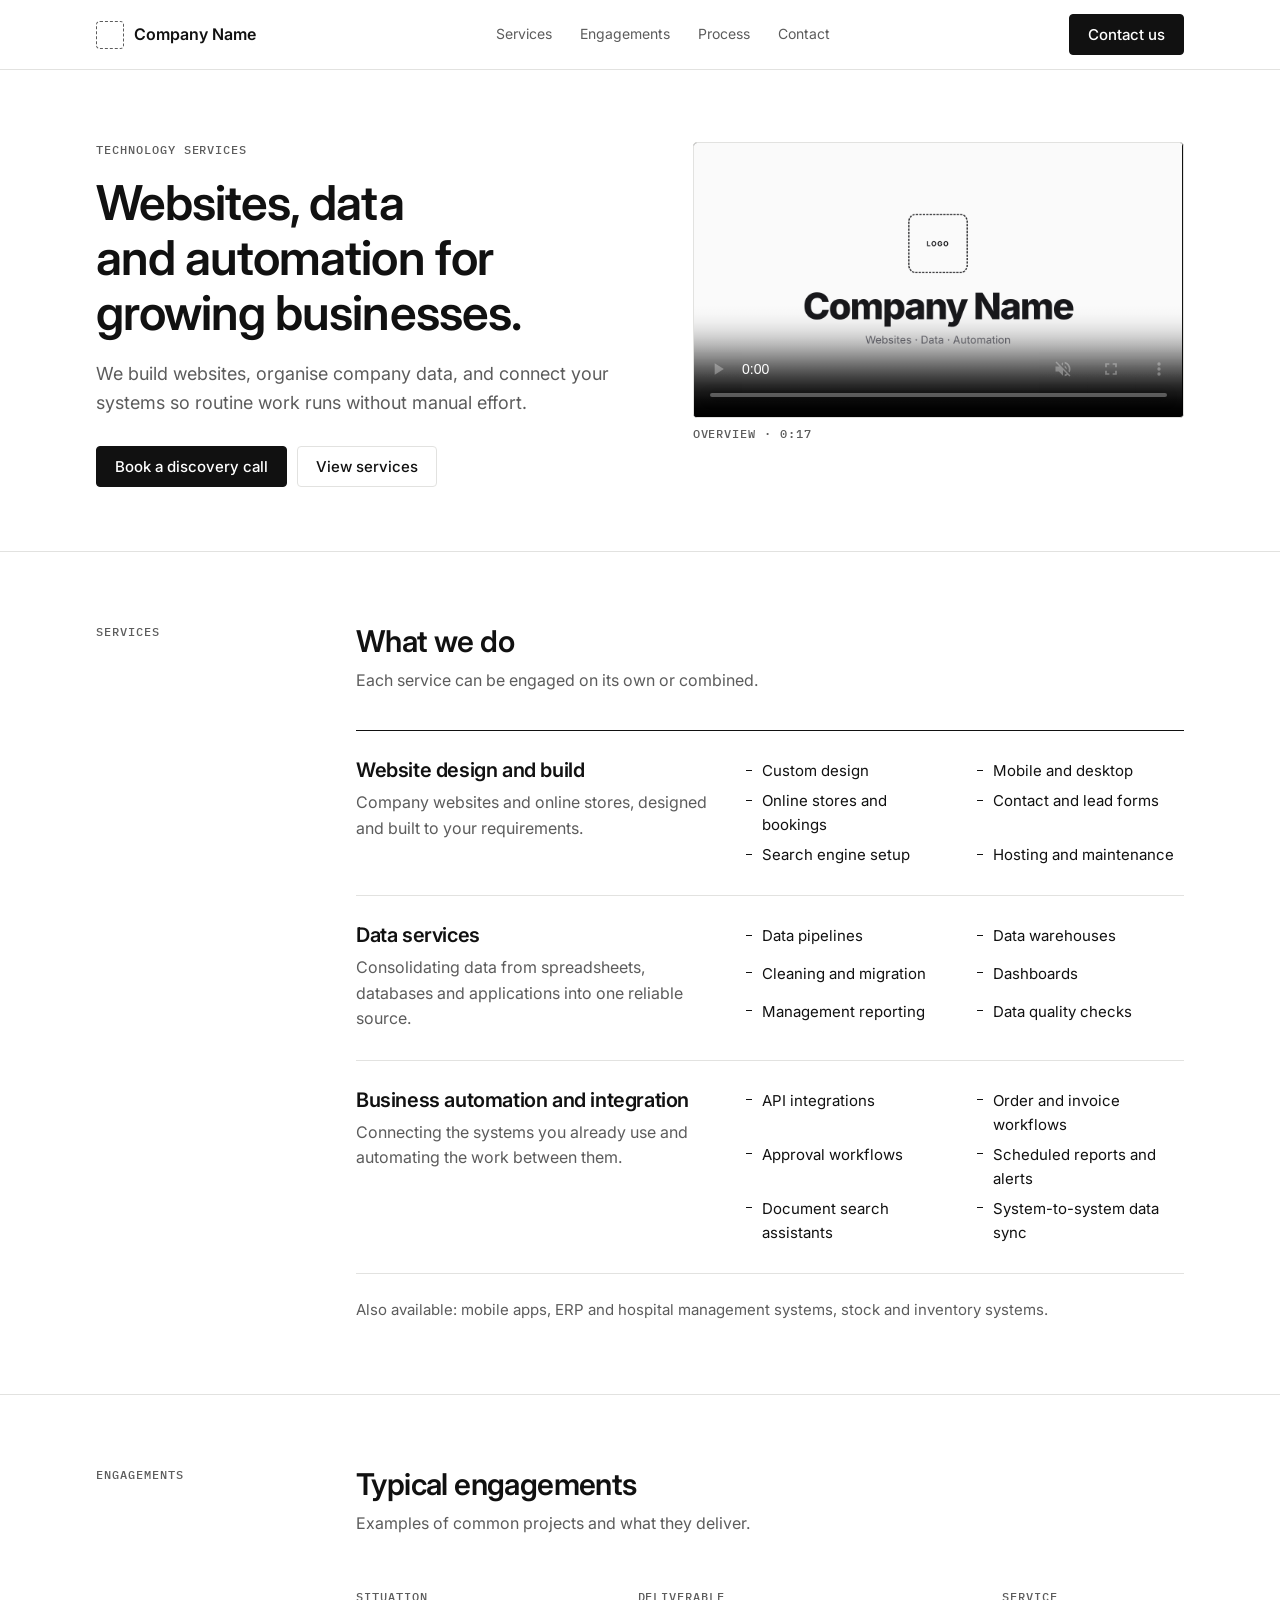
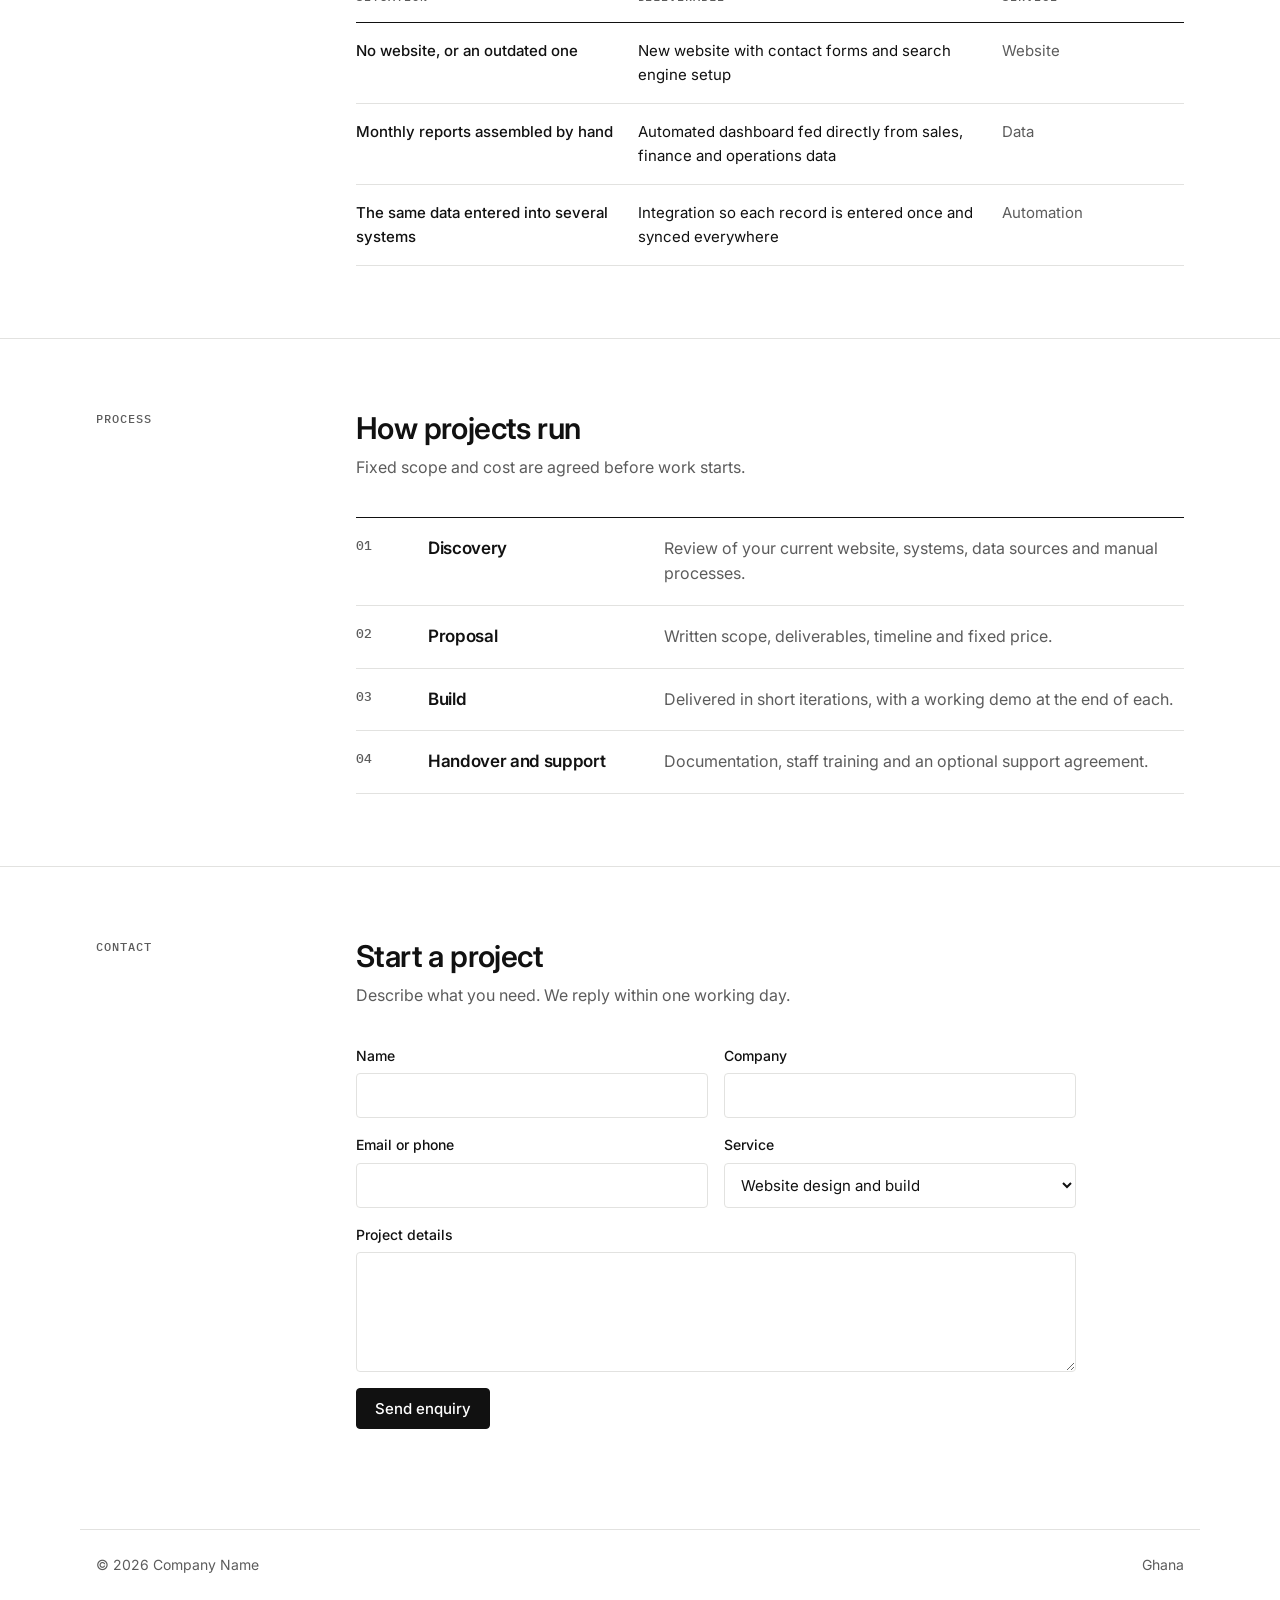
<file: brand/index.html>
<!doctype html>
<html lang="en">
<head>
<meta charset="utf-8">
<meta name="viewport" content="width=device-width, initial-scale=1, viewport-fit=cover">
<title>Company Name</title>
<meta name="claude:viewport-fit-sides" content="cover">
<meta name="description" content="Website design and build, data services, and business automation and integration.">
<link rel="preconnect" href="https://fonts.googleapis.com">
<link rel="stylesheet" href="https://fonts.googleapis.com/css2?family=Inter:wght@400;500;600;700&family=IBM+Plex+Mono:wght@500&display=swap">
<style>
/* PLACEHOLDER BRAND: neutral greyscale until the name, logo and colours are decided. All colours are tokens below.
   Layout: a left label column and a right content column, repeated down the page and separated by rules. No cards, no centred blocks. */
:root{
  --bg:#FFFFFF; --alt:#F5F5F4; --fg:#111111; --muted:#5C5C5C; --line:#E2E2E0; --rule:#111111;
  --accent:#111111; --on-accent:#FFFFFF; --field:#FFFFFF;
  --sans:"Inter", system-ui, -apple-system, "Segoe UI", sans-serif;
  --mono:"IBM Plex Mono", ui-monospace, "SFMono-Regular", monospace;
  --gutter-l:max(16px, env(safe-area-inset-left, 0px)); --gutter-r:max(16px, env(safe-area-inset-right, 0px));
}
@media (prefers-color-scheme: dark){:root:not([data-theme="light"]){
  --bg:#0E0E0E; --alt:#151515; --fg:#F2F2F2; --muted:#A3A3A3; --line:#2A2A2A; --rule:#F2F2F2;
  --accent:#F2F2F2; --on-accent:#0E0E0E; --field:#151515; color-scheme:dark}}
:root[data-theme="dark"]{
  --bg:#0E0E0E; --alt:#151515; --fg:#F2F2F2; --muted:#A3A3A3; --line:#2A2A2A; --rule:#F2F2F2;
  --accent:#F2F2F2; --on-accent:#0E0E0E; --field:#151515; color-scheme:dark}

*{box-sizing:border-box}
html{scroll-behavior:smooth}
body{margin:0;background:var(--bg);color:var(--fg);font:400 16px/1.6 var(--sans);-webkit-font-smoothing:antialiased}
a{color:inherit}
:focus-visible{outline:2px solid var(--fg);outline-offset:3px}
.wrap{max-width:1120px;margin:0 auto;padding-left:var(--gutter-l);padding-right:var(--gutter-r)}
h1,h2,h3{margin:0;letter-spacing:-.02em;line-height:1.15;text-wrap:balance;font-weight:600}
.label{font:500 12px/1.4 var(--mono);letter-spacing:.08em;text-transform:uppercase;color:var(--muted)}
.btn{display:inline-flex;align-items:center;background:var(--accent);color:var(--on-accent);font:500 15px/1 var(--sans);padding:12px 18px;border-radius:4px;text-decoration:none;border:1px solid var(--accent);cursor:pointer}
.btn:hover{opacity:.85}
.btn.secondary{background:transparent;color:var(--fg);border-color:var(--line)}
.btn.secondary:hover{border-color:var(--fg);opacity:1}

/* header */
header.top{position:sticky;top:env(safe-area-inset-top,0px);z-index:20;background:var(--bg);border-bottom:1px solid var(--line)}
body::before{content:"";position:fixed;inset:0 0 auto;height:env(safe-area-inset-top,0px);z-index:21;background:var(--bg)}
.nav{display:flex;align-items:center;justify-content:space-between;gap:16px;padding-block:14px}
.brand{display:flex;align-items:center;gap:10px;text-decoration:none;font-weight:600;font-size:16px}
.logo-ph{width:28px;height:28px;border:1.5px dashed var(--muted);border-radius:4px}
.nav ul{display:flex;gap:28px;list-style:none;margin:0;padding:0;font-size:14px;color:var(--muted)}
.nav ul a{text-decoration:none}.nav ul a:hover{color:var(--fg)}
@media (max-width:760px){.nav ul{display:none}}

/* hero */
.hero{padding-block:72px 64px;border-bottom:1px solid var(--line)}
.hero .wrap{display:grid;grid-template-columns:minmax(0,1.1fr) minmax(0,1fr);gap:56px;align-items:start}
.hero h1{font-size:clamp(32px,4.4vw,48px);font-weight:600;margin-top:16px;max-width:15em}
.hero p{font-size:18px;color:var(--muted);max-width:34em;margin:20px 0 28px}
.ctas{display:flex;flex-wrap:wrap;gap:10px}
.hero video{width:100%;max-width:100%;aspect-ratio:16/9;display:block;background:#111;border:1px solid var(--line);border-radius:4px}
.hero figcaption{margin-top:8px}
@media (max-width:880px){.hero .wrap{grid-template-columns:minmax(0,1fr);gap:40px}}

/* sections: label column + content column */
.sec{padding-block:72px;border-bottom:1px solid var(--line)}
.sec .wrap{display:grid;grid-template-columns:220px minmax(0,1fr);gap:40px}
.sec h2{font-size:clamp(24px,2.8vw,30px);margin-bottom:10px}
.sec .intro{color:var(--muted);max-width:40em;margin:0 0 36px}
@media (max-width:820px){.sec .wrap{grid-template-columns:minmax(0,1fr);gap:16px}}

/* services as ruled rows */
.svc{border-top:1px solid var(--rule)}
.svc-row{display:grid;grid-template-columns:minmax(0,.9fr) minmax(0,1.1fr);gap:32px;padding-block:28px;border-bottom:1px solid var(--line)}
.svc-row h3{font-size:20px}
.svc-row .what{color:var(--muted);margin:8px 0 0;max-width:28em}
.svc-row ul{margin:0;padding:0;list-style:none;display:grid;grid-template-columns:1fr 1fr;gap:6px 24px;font-size:15px}
.svc-row li{padding-left:16px;position:relative}
.svc-row li::before{content:"";position:absolute;left:0;top:.7em;width:6px;height:1px;background:var(--fg)}
@media (max-width:820px){.svc-row{grid-template-columns:1fr;gap:16px}}
@media (max-width:480px){.svc-row ul{grid-template-columns:1fr}}
.also{margin:24px 0 0;font-size:15px;color:var(--muted)}

/* engagements table */
.tbl-wrap{overflow-x:auto}
table{width:100%;border-collapse:collapse;font-size:15px;min-width:560px}
th,td{text-align:left;vertical-align:top;padding:16px 16px 16px 0;border-bottom:1px solid var(--line)}
th{font:500 12px/1.4 var(--mono);letter-spacing:.08em;text-transform:uppercase;color:var(--muted);border-bottom:1px solid var(--rule);font-weight:500}
td:first-child{font-weight:500;width:34%}
td:last-child{color:var(--muted);width:22%;white-space:nowrap}

/* process */
.steps{list-style:none;margin:0;padding:0;border-top:1px solid var(--rule);counter-reset:s}
.steps li{counter-increment:s;display:grid;grid-template-columns:56px minmax(0,220px) minmax(0,1fr);gap:16px;padding-block:18px;border-bottom:1px solid var(--line)}
.steps li::before{content:counter(s,decimal-leading-zero);font:500 13px/1.6 var(--mono);color:var(--muted)}
.steps h3{font-size:17px;line-height:1.5}
.steps p{margin:0;color:var(--muted)}
@media (max-width:600px){.steps li{grid-template-columns:40px minmax(0,1fr)}.steps p{grid-column:2}}

/* contact */
form{display:grid;grid-template-columns:1fr 1fr;gap:16px;max-width:720px}
label{display:grid;gap:6px;font-size:14px;font-weight:500}
.full{grid-column:1/-1}
input,select,textarea{font:400 15px/1.4 var(--sans);color:var(--fg);background:var(--field);border:1px solid var(--line);border-radius:4px;padding:11px 12px;width:100%}
input:focus,select:focus,textarea:focus{border-color:var(--fg);outline:none}
textarea{min-height:120px;resize:vertical}
.form-foot{display:flex;flex-wrap:wrap;align-items:center;gap:16px}
.note{font-size:14px;color:var(--muted);margin:0}
@media (max-width:560px){form{grid-template-columns:1fr}}

footer{padding-block:28px;font-size:14px;color:var(--muted)}
footer .wrap{display:flex;flex-wrap:wrap;justify-content:space-between;gap:12px}
@media (prefers-reduced-motion: reduce){html{scroll-behavior:auto}}
</style>
</head>
<body>

<header class="top">
  <div class="wrap nav">
    <a class="brand" href="#top"><span class="logo-ph" aria-hidden="true"></span><span>Company Name</span></a>
    <ul>
      <li><a href="#services">Services</a></li>
      <li><a href="#engagements">Engagements</a></li>
      <li><a href="#process">Process</a></li>
      <li><a href="#contact">Contact</a></li>
    </ul>
    <a class="btn" href="#contact">Contact us</a>
  </div>
</header>

<section class="hero" id="top">
  <div class="wrap">
    <div>
      <div class="label">Technology services</div>
      <h1>Websites, data and automation for growing businesses.</h1>
      <p>We build websites, organise company data, and connect your systems so routine work runs without manual effort.</p>
      <div class="ctas">
        <a class="btn" href="#contact">Book a discovery call</a>
        <a class="btn secondary" href="#services">View services</a>
      </div>
    </div>
    <figure style="margin:0">
      <video src="video/promo.mp4" poster="video/still-intro.png" controls muted playsinline preload="metadata"></video>
      <figcaption class="label">Overview · 0:17</figcaption>
    </figure>
  </div>
</section>

<section class="sec" id="services">
  <div class="wrap">
    <div class="label">Services</div>
    <div>
      <h2>What we do</h2>
      <p class="intro">Each service can be engaged on its own or combined.</p>
      <div class="svc">
        <div class="svc-row">
          <div><h3>Website design and build</h3><p class="what">Company websites and online stores, designed and built to your requirements.</p></div>
          <ul><li>Custom design</li><li>Mobile and desktop</li><li>Online stores and bookings</li><li>Contact and lead forms</li><li>Search engine setup</li><li>Hosting and maintenance</li></ul>
        </div>
        <div class="svc-row">
          <div><h3>Data services</h3><p class="what">Consolidating data from spreadsheets, databases and applications into one reliable source.</p></div>
          <ul><li>Data pipelines</li><li>Data warehouses</li><li>Cleaning and migration</li><li>Dashboards</li><li>Management reporting</li><li>Data quality checks</li></ul>
        </div>
        <div class="svc-row">
          <div><h3>Business automation and integration</h3><p class="what">Connecting the systems you already use and automating the work between them.</p></div>
          <ul><li>API integrations</li><li>Order and invoice workflows</li><li>Approval workflows</li><li>Scheduled reports and alerts</li><li>Document search assistants</li><li>System-to-system data sync</li></ul>
        </div>
      </div>
      <p class="also">Also available: mobile apps, ERP and hospital management systems, stock and inventory systems.</p>
    </div>
  </div>
</section>

<section class="sec" id="engagements">
  <div class="wrap">
    <div class="label">Engagements</div>
    <div>
      <h2>Typical engagements</h2>
      <p class="intro">Examples of common projects and what they deliver.</p>
      <div class="tbl-wrap">
        <table>
          <thead><tr><th>Situation</th><th>Deliverable</th><th>Service</th></tr></thead>
          <tbody>
            <tr><td>No website, or an outdated one</td><td>New website with contact forms and search engine setup</td><td>Website</td></tr>
            <tr><td>Monthly reports assembled by hand</td><td>Automated dashboard fed directly from sales, finance and operations data</td><td>Data</td></tr>
                        <tr><td>The same data entered into several systems</td><td>Integration so each record is entered once and synced everywhere</td><td>Automation</td></tr>
          </tbody>
        </table>
      </div>
    </div>
  </div>
</section>

<section class="sec" id="process">
  <div class="wrap">
    <div class="label">Process</div>
    <div>
      <h2>How projects run</h2>
      <p class="intro">Fixed scope and cost are agreed before work starts.</p>
      <ol class="steps">
        <li><h3>Discovery</h3><p>Review of your current website, systems, data sources and manual processes.</p></li>
        <li><h3>Proposal</h3><p>Written scope, deliverables, timeline and fixed price.</p></li>
        <li><h3>Build</h3><p>Delivered in short iterations, with a working demo at the end of each.</p></li>
        <li><h3>Handover and support</h3><p>Documentation, staff training and an optional support agreement.</p></li>
      </ol>
    </div>
  </div>
</section>

<section class="sec" id="contact" style="border-bottom:0">
  <div class="wrap">
    <div class="label">Contact</div>
    <div>
      <h2>Start a project</h2>
      <p class="intro">Describe what you need. We reply within one working day.</p>
      <form id="contact-form" novalidate>
        <label for="f-name">Name<input id="f-name" name="name" autocomplete="name" required></label>
        <label for="f-company">Company<input id="f-company" name="company" autocomplete="organization"></label>
        <label for="f-contact">Email or phone<input id="f-contact" name="contact" autocomplete="email" required></label>
        <label for="f-need">Service
          <select id="f-need" name="need">
            <option>Website design and build</option><option>Data services</option>            <option>Business automation and integration</option><option>More than one</option><option>Other</option>
          </select></label>
        <label for="f-msg" class="full">Project details<textarea id="f-msg" name="message"></textarea></label>
        <div class="form-foot full"><button class="btn" type="submit">Send enquiry</button><p class="note" id="f-note" role="status"></p></div>
      </form>
    </div>
  </div>
</section>

<footer>
  <div class="wrap" style="border-top:1px solid var(--line);padding-top:24px"><span>© 2026 Company Name</span><span>Ghana</span></div>
</footer>

<script>
// TODO: connect to a form backend (e.g. a Flask POST route or a form service). Front-end only for now.
document.getElementById('contact-form').addEventListener('submit',e=>{
  e.preventDefault();const f=e.target,note=document.getElementById('f-note');
  if(!f.name.value.trim()||f.contact.value.trim().length<6){note.textContent='Enter your name and an email address or phone number.';return}
  note.textContent='Online enquiries are not yet enabled. Please contact us by phone or email.';
});
</script>
</body>
</html>
</file>
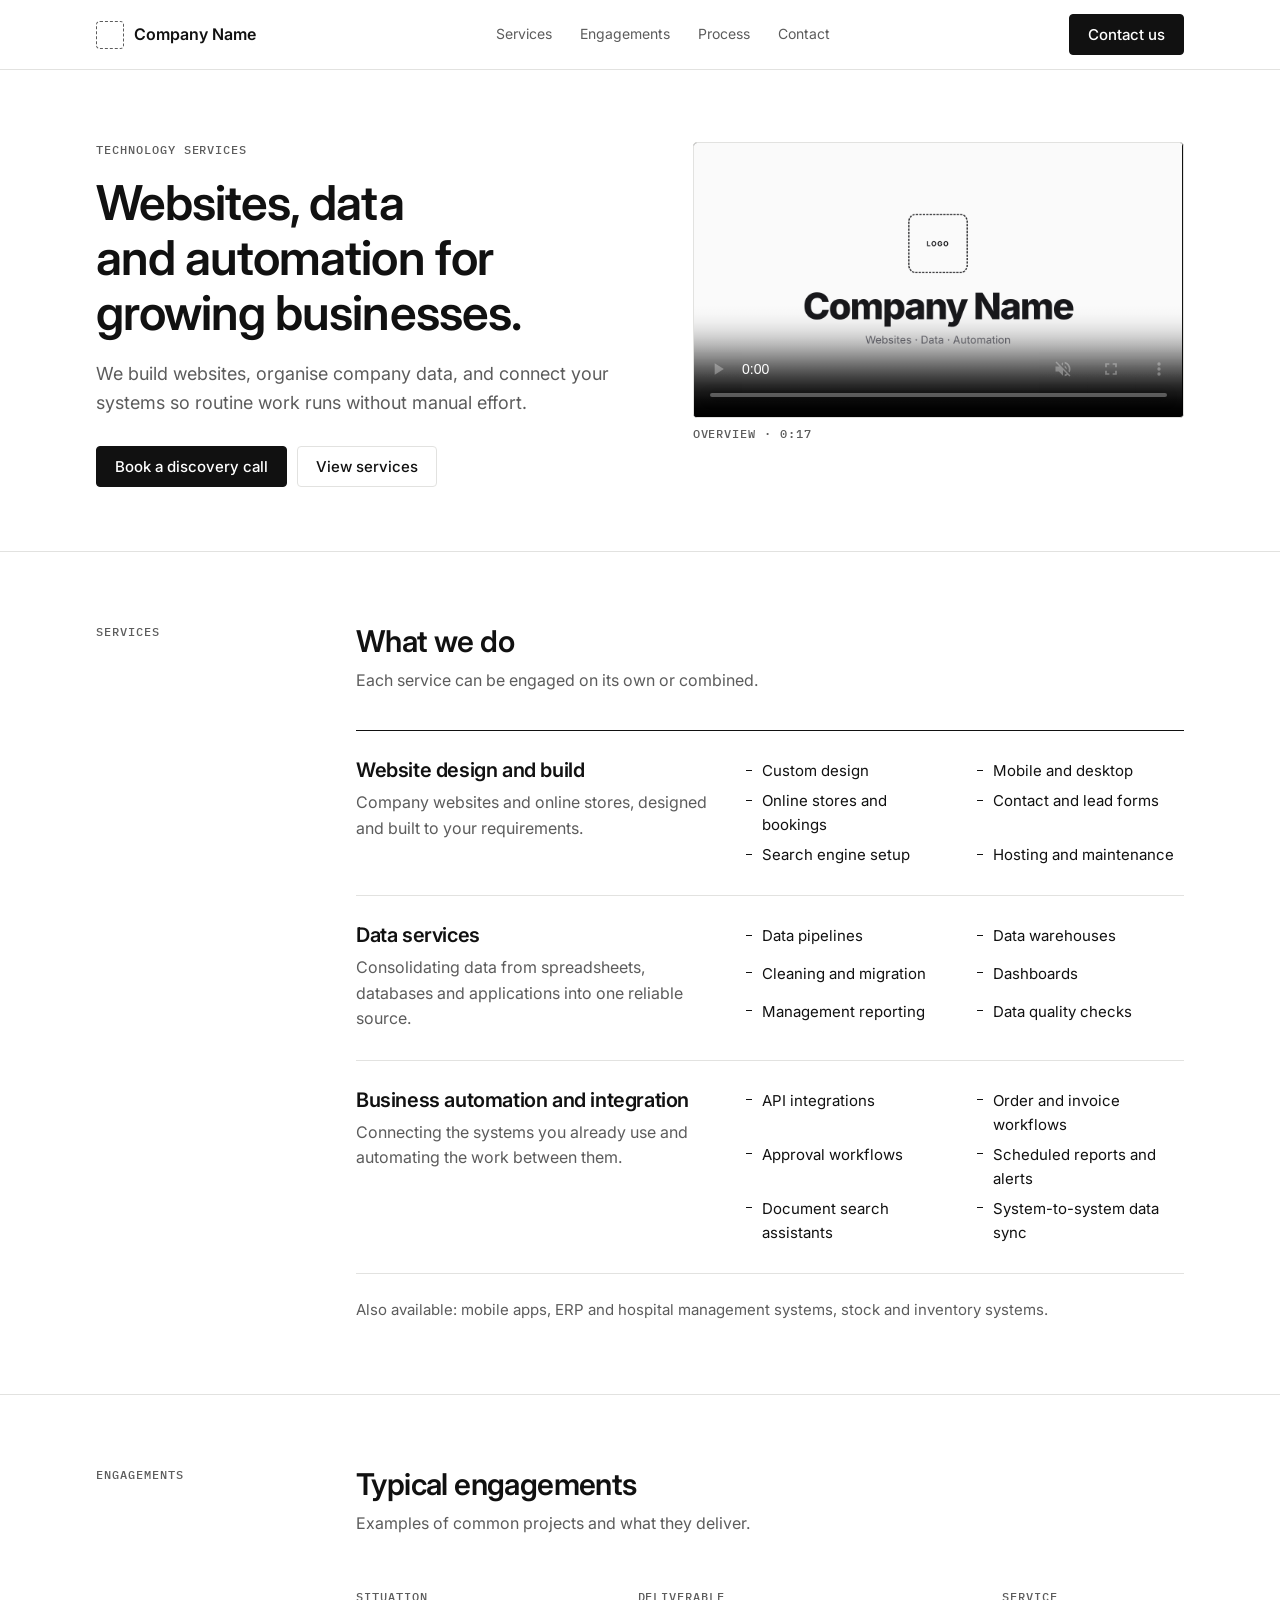
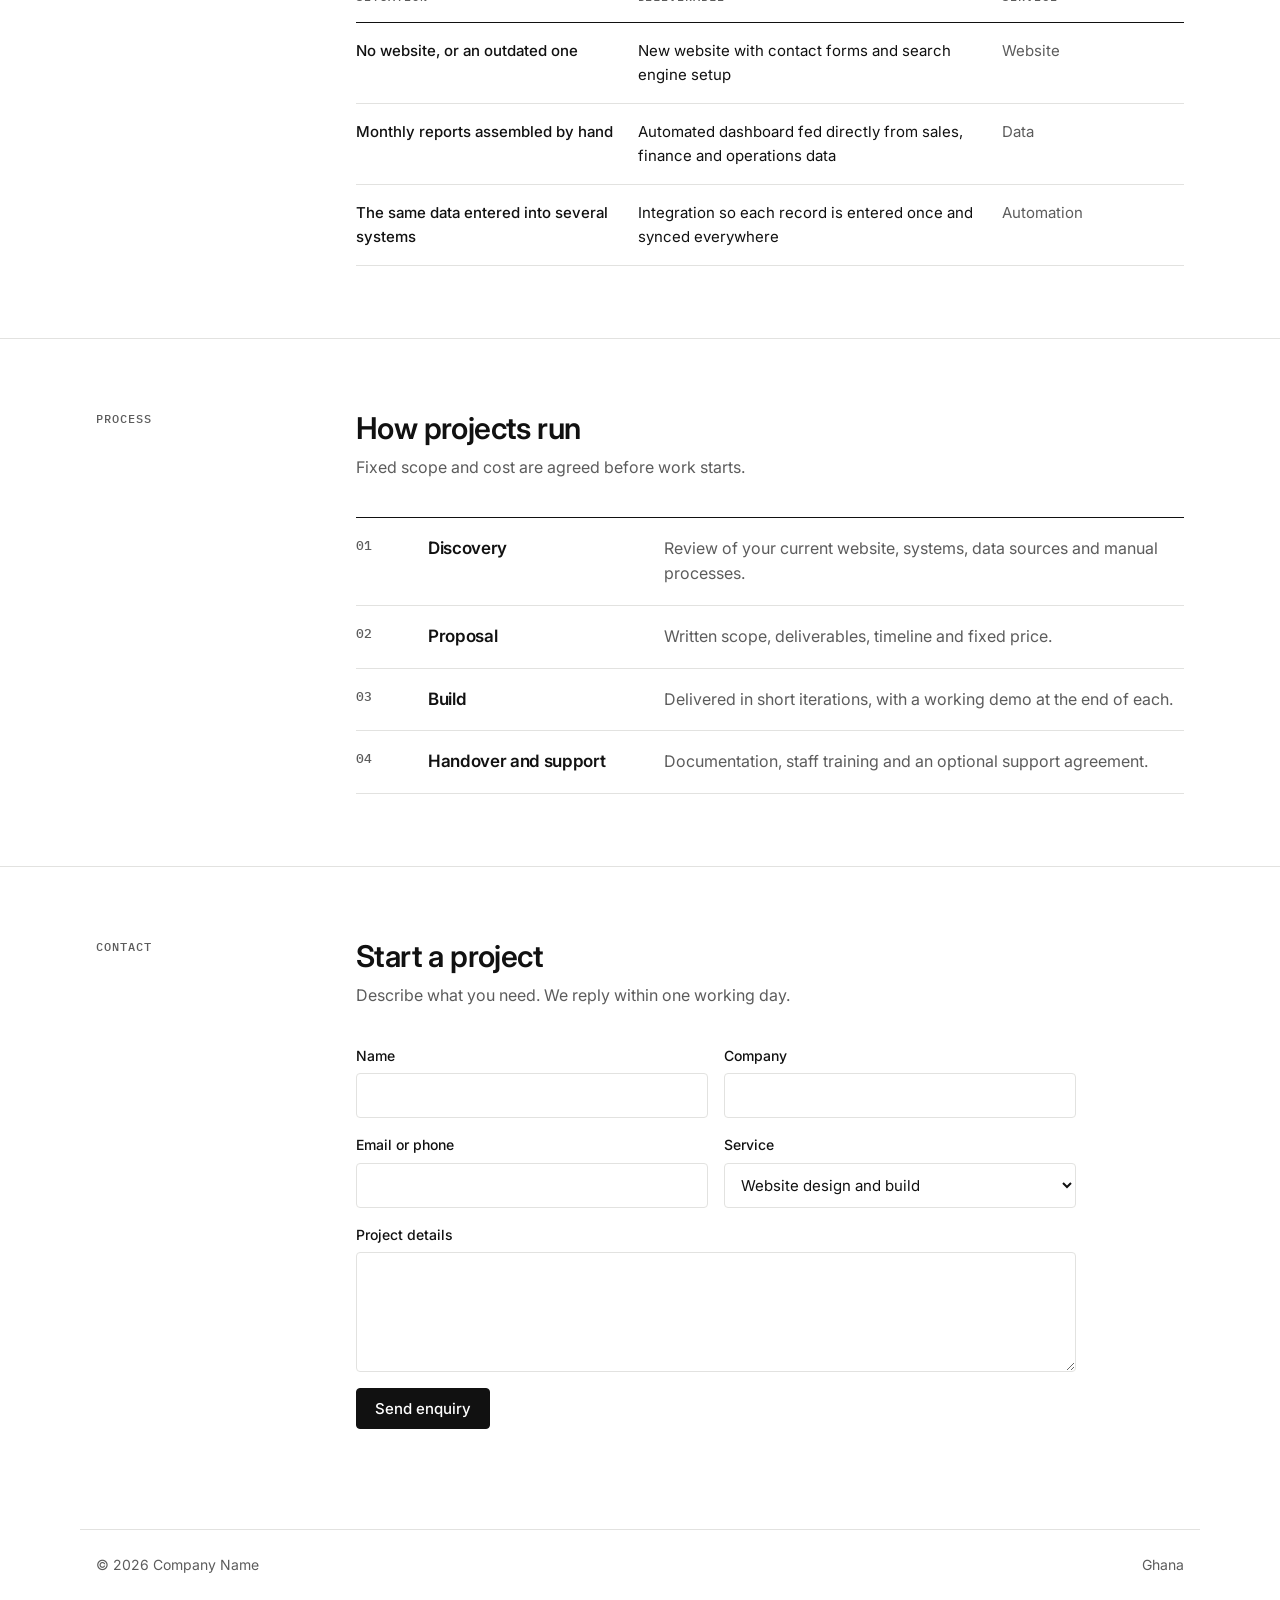
<file: website/index.html>
<!doctype html>
<html lang="en">
<head>
<meta charset="utf-8">
<meta name="viewport" content="width=device-width, initial-scale=1, viewport-fit=cover">
<title>Company Name</title>
<meta name="claude:viewport-fit-sides" content="cover">
<meta name="description" content="Website design and build, data services, and business automation and integration.">
<link rel="preconnect" href="https://fonts.googleapis.com">
<link rel="stylesheet" href="https://fonts.googleapis.com/css2?family=Inter:wght@400;500;600;700&family=IBM+Plex+Mono:wght@500&display=swap">
<style>
/* PLACEHOLDER BRAND: neutral greyscale until the name, logo and colours are decided. All colours are tokens below.
   Layout: a left label column and a right content column, repeated down the page and separated by rules. No cards, no centred blocks. */
:root{
  --bg:#FFFFFF; --alt:#F5F5F4; --fg:#111111; --muted:#5C5C5C; --line:#E2E2E0; --rule:#111111;
  --accent:#111111; --on-accent:#FFFFFF; --field:#FFFFFF;
  --sans:"Inter", system-ui, -apple-system, "Segoe UI", sans-serif;
  --mono:"IBM Plex Mono", ui-monospace, "SFMono-Regular", monospace;
  --gutter-l:max(16px, env(safe-area-inset-left, 0px)); --gutter-r:max(16px, env(safe-area-inset-right, 0px));
}
@media (prefers-color-scheme: dark){:root:not([data-theme="light"]){
  --bg:#0E0E0E; --alt:#151515; --fg:#F2F2F2; --muted:#A3A3A3; --line:#2A2A2A; --rule:#F2F2F2;
  --accent:#F2F2F2; --on-accent:#0E0E0E; --field:#151515; color-scheme:dark}}
:root[data-theme="dark"]{
  --bg:#0E0E0E; --alt:#151515; --fg:#F2F2F2; --muted:#A3A3A3; --line:#2A2A2A; --rule:#F2F2F2;
  --accent:#F2F2F2; --on-accent:#0E0E0E; --field:#151515; color-scheme:dark}

*{box-sizing:border-box}
html{scroll-behavior:smooth}
body{margin:0;background:var(--bg);color:var(--fg);font:400 16px/1.6 var(--sans);-webkit-font-smoothing:antialiased}
a{color:inherit}
:focus-visible{outline:2px solid var(--fg);outline-offset:3px}
.wrap{max-width:1120px;margin:0 auto;padding-left:var(--gutter-l);padding-right:var(--gutter-r)}
h1,h2,h3{margin:0;letter-spacing:-.02em;line-height:1.15;text-wrap:balance;font-weight:600}
.label{font:500 12px/1.4 var(--mono);letter-spacing:.08em;text-transform:uppercase;color:var(--muted)}
.btn{display:inline-flex;align-items:center;background:var(--accent);color:var(--on-accent);font:500 15px/1 var(--sans);padding:12px 18px;border-radius:4px;text-decoration:none;border:1px solid var(--accent);cursor:pointer}
.btn:hover{opacity:.85}
.btn.secondary{background:transparent;color:var(--fg);border-color:var(--line)}
.btn.secondary:hover{border-color:var(--fg);opacity:1}

/* header */
header.top{position:sticky;top:env(safe-area-inset-top,0px);z-index:20;background:var(--bg);border-bottom:1px solid var(--line)}
body::before{content:"";position:fixed;inset:0 0 auto;height:env(safe-area-inset-top,0px);z-index:21;background:var(--bg)}
.nav{display:flex;align-items:center;justify-content:space-between;gap:16px;padding-block:14px}
.brand{display:flex;align-items:center;gap:10px;text-decoration:none;font-weight:600;font-size:16px}
.logo-ph{width:28px;height:28px;border:1.5px dashed var(--muted);border-radius:4px}
.nav ul{display:flex;gap:28px;list-style:none;margin:0;padding:0;font-size:14px;color:var(--muted)}
.nav ul a{text-decoration:none}.nav ul a:hover{color:var(--fg)}
@media (max-width:760px){.nav ul{display:none}}

/* hero */
.hero{padding-block:72px 64px;border-bottom:1px solid var(--line)}
.hero .wrap{display:grid;grid-template-columns:minmax(0,1.1fr) minmax(0,1fr);gap:56px;align-items:start}
.hero h1{font-size:clamp(32px,4.4vw,48px);font-weight:600;margin-top:16px;max-width:15em}
.hero p{font-size:18px;color:var(--muted);max-width:34em;margin:20px 0 28px}
.ctas{display:flex;flex-wrap:wrap;gap:10px}
.hero video{width:100%;max-width:100%;aspect-ratio:16/9;display:block;background:#111;border:1px solid var(--line);border-radius:4px}
.hero figcaption{margin-top:8px}
@media (max-width:880px){.hero .wrap{grid-template-columns:minmax(0,1fr);gap:40px}}

/* sections: label column + content column */
.sec{padding-block:72px;border-bottom:1px solid var(--line)}
.sec .wrap{display:grid;grid-template-columns:220px minmax(0,1fr);gap:40px}
.sec h2{font-size:clamp(24px,2.8vw,30px);margin-bottom:10px}
.sec .intro{color:var(--muted);max-width:40em;margin:0 0 36px}
@media (max-width:820px){.sec .wrap{grid-template-columns:minmax(0,1fr);gap:16px}}

/* services as ruled rows */
.svc{border-top:1px solid var(--rule)}
.svc-row{display:grid;grid-template-columns:minmax(0,.9fr) minmax(0,1.1fr);gap:32px;padding-block:28px;border-bottom:1px solid var(--line)}
.svc-row h3{font-size:20px}
.svc-row .what{color:var(--muted);margin:8px 0 0;max-width:28em}
.svc-row ul{margin:0;padding:0;list-style:none;display:grid;grid-template-columns:1fr 1fr;gap:6px 24px;font-size:15px}
.svc-row li{padding-left:16px;position:relative}
.svc-row li::before{content:"";position:absolute;left:0;top:.7em;width:6px;height:1px;background:var(--fg)}
@media (max-width:820px){.svc-row{grid-template-columns:1fr;gap:16px}}
@media (max-width:480px){.svc-row ul{grid-template-columns:1fr}}
.also{margin:24px 0 0;font-size:15px;color:var(--muted)}

/* engagements table */
.tbl-wrap{overflow-x:auto}
table{width:100%;border-collapse:collapse;font-size:15px;min-width:560px}
th,td{text-align:left;vertical-align:top;padding:16px 16px 16px 0;border-bottom:1px solid var(--line)}
th{font:500 12px/1.4 var(--mono);letter-spacing:.08em;text-transform:uppercase;color:var(--muted);border-bottom:1px solid var(--rule);font-weight:500}
td:first-child{font-weight:500;width:34%}
td:last-child{color:var(--muted);width:22%;white-space:nowrap}

/* process */
.steps{list-style:none;margin:0;padding:0;border-top:1px solid var(--rule);counter-reset:s}
.steps li{counter-increment:s;display:grid;grid-template-columns:56px minmax(0,220px) minmax(0,1fr);gap:16px;padding-block:18px;border-bottom:1px solid var(--line)}
.steps li::before{content:counter(s,decimal-leading-zero);font:500 13px/1.6 var(--mono);color:var(--muted)}
.steps h3{font-size:17px;line-height:1.5}
.steps p{margin:0;color:var(--muted)}
@media (max-width:600px){.steps li{grid-template-columns:40px minmax(0,1fr)}.steps p{grid-column:2}}

/* contact */
form{display:grid;grid-template-columns:1fr 1fr;gap:16px;max-width:720px}
label{display:grid;gap:6px;font-size:14px;font-weight:500}
.full{grid-column:1/-1}
input,select,textarea{font:400 15px/1.4 var(--sans);color:var(--fg);background:var(--field);border:1px solid var(--line);border-radius:4px;padding:11px 12px;width:100%}
input:focus,select:focus,textarea:focus{border-color:var(--fg);outline:none}
textarea{min-height:120px;resize:vertical}
.form-foot{display:flex;flex-wrap:wrap;align-items:center;gap:16px}
.note{font-size:14px;color:var(--muted);margin:0}
@media (max-width:560px){form{grid-template-columns:1fr}}

footer{padding-block:28px;font-size:14px;color:var(--muted)}
footer .wrap{display:flex;flex-wrap:wrap;justify-content:space-between;gap:12px}
@media (prefers-reduced-motion: reduce){html{scroll-behavior:auto}}
</style>
</head>
<body>

<header class="top">
  <div class="wrap nav">
    <a class="brand" href="#top"><span class="logo-ph" aria-hidden="true"></span><span>Company Name</span></a>
    <ul>
      <li><a href="#services">Services</a></li>
      <li><a href="#engagements">Engagements</a></li>
      <li><a href="#process">Process</a></li>
      <li><a href="#contact">Contact</a></li>
    </ul>
    <a class="btn" href="#contact">Contact us</a>
  </div>
</header>

<section class="hero" id="top">
  <div class="wrap">
    <div>
      <div class="label">Technology services</div>
      <h1>Websites, data and automation for growing businesses.</h1>
      <p>We build websites, organise company data, and connect your systems so routine work runs without manual effort.</p>
      <div class="ctas">
        <a class="btn" href="#contact">Book a discovery call</a>
        <a class="btn secondary" href="#services">View services</a>
      </div>
    </div>
    <figure style="margin:0">
      <video src="video/promo.mp4" poster="video/still-intro.png" controls muted playsinline preload="metadata"></video>
      <figcaption class="label">Overview · 0:17</figcaption>
    </figure>
  </div>
</section>

<section class="sec" id="services">
  <div class="wrap">
    <div class="label">Services</div>
    <div>
      <h2>What we do</h2>
      <p class="intro">Each service can be engaged on its own or combined.</p>
      <div class="svc">
        <div class="svc-row">
          <div><h3>Website design and build</h3><p class="what">Company websites and online stores, designed and built to your requirements.</p></div>
          <ul><li>Custom design</li><li>Mobile and desktop</li><li>Online stores and bookings</li><li>Contact and lead forms</li><li>Search engine setup</li><li>Hosting and maintenance</li></ul>
        </div>
        <div class="svc-row">
          <div><h3>Data services</h3><p class="what">Consolidating data from spreadsheets, databases and applications into one reliable source.</p></div>
          <ul><li>Data pipelines</li><li>Data warehouses</li><li>Cleaning and migration</li><li>Dashboards</li><li>Management reporting</li><li>Data quality checks</li></ul>
        </div>
        <div class="svc-row">
          <div><h3>Business automation and integration</h3><p class="what">Connecting the systems you already use and automating the work between them.</p></div>
          <ul><li>API integrations</li><li>Order and invoice workflows</li><li>Approval workflows</li><li>Scheduled reports and alerts</li><li>Document search assistants</li><li>System-to-system data sync</li></ul>
        </div>
      </div>
      <p class="also">Also available: mobile apps, ERP and hospital management systems, stock and inventory systems.</p>
    </div>
  </div>
</section>

<section class="sec" id="engagements">
  <div class="wrap">
    <div class="label">Engagements</div>
    <div>
      <h2>Typical engagements</h2>
      <p class="intro">Examples of common projects and what they deliver.</p>
      <div class="tbl-wrap">
        <table>
          <thead><tr><th>Situation</th><th>Deliverable</th><th>Service</th></tr></thead>
          <tbody>
            <tr><td>No website, or an outdated one</td><td>New website with contact forms and search engine setup</td><td>Website</td></tr>
            <tr><td>Monthly reports assembled by hand</td><td>Automated dashboard fed directly from sales, finance and operations data</td><td>Data</td></tr>
                        <tr><td>The same data entered into several systems</td><td>Integration so each record is entered once and synced everywhere</td><td>Automation</td></tr>
          </tbody>
        </table>
      </div>
    </div>
  </div>
</section>

<section class="sec" id="process">
  <div class="wrap">
    <div class="label">Process</div>
    <div>
      <h2>How projects run</h2>
      <p class="intro">Fixed scope and cost are agreed before work starts.</p>
      <ol class="steps">
        <li><h3>Discovery</h3><p>Review of your current website, systems, data sources and manual processes.</p></li>
        <li><h3>Proposal</h3><p>Written scope, deliverables, timeline and fixed price.</p></li>
        <li><h3>Build</h3><p>Delivered in short iterations, with a working demo at the end of each.</p></li>
        <li><h3>Handover and support</h3><p>Documentation, staff training and an optional support agreement.</p></li>
      </ol>
    </div>
  </div>
</section>

<section class="sec" id="contact" style="border-bottom:0">
  <div class="wrap">
    <div class="label">Contact</div>
    <div>
      <h2>Start a project</h2>
      <p class="intro">Describe what you need. We reply within one working day.</p>
      <form id="contact-form" novalidate>
        <label for="f-name">Name<input id="f-name" name="name" autocomplete="name" required></label>
        <label for="f-company">Company<input id="f-company" name="company" autocomplete="organization"></label>
        <label for="f-contact">Email or phone<input id="f-contact" name="contact" autocomplete="email" required></label>
        <label for="f-need">Service
          <select id="f-need" name="service">
            <option>Website design and build</option><option>Data services</option>            <option>Business automation and integration</option><option>More than one</option><option>Other</option>
          </select></label>
        <label for="f-msg" class="full">Project details<textarea id="f-msg" name="message"></textarea></label>
        <input type="text" name="website" tabindex="-1" autocomplete="off" aria-hidden="true" style="position:absolute;left:-9999px;width:1px;height:1px">
        <div class="form-foot full"><button class="btn" type="submit" id="f-submit">Send enquiry</button><p class="note" id="f-note" role="status"></p></div>
      </form>
    </div>
  </div>
</section>

<footer>
  <div class="wrap" style="border-top:1px solid var(--line);padding-top:24px"><span>© 2026 Company Name</span><span>Ghana</span></div>
</footer>

<script>
// Sends the form to POST /api/contact (app.py). Where no server is running, the visitor is told to get in touch directly.
document.getElementById('contact-form').addEventListener('submit',async e=>{
  e.preventDefault();
  const f=e.target,note=document.getElementById('f-note'),btn=document.getElementById('f-submit');
  if(!f.name.value.trim()||f.contact.value.trim().length<6){note.textContent='Enter your name and an email address or phone number.';return}
  btn.disabled=true;note.textContent='Sending…';
  try{
    const res=await fetch('/api/contact',{method:'POST',headers:{'Content-Type':'application/json'},body:JSON.stringify(Object.fromEntries(new FormData(f)))});
    const out=await res.json().catch(()=>({}));
    if(res.ok&&out.ok){f.reset();note.textContent='Enquiry sent. We will reply within one working day.';}
    else note.textContent=out.error||'The enquiry could not be sent. Please contact us by phone or email.';
  }catch(err){note.textContent='The enquiry could not be sent. Please contact us by phone or email.';}
  finally{btn.disabled=false;}
});
</script>
</body>
</html>
</file>
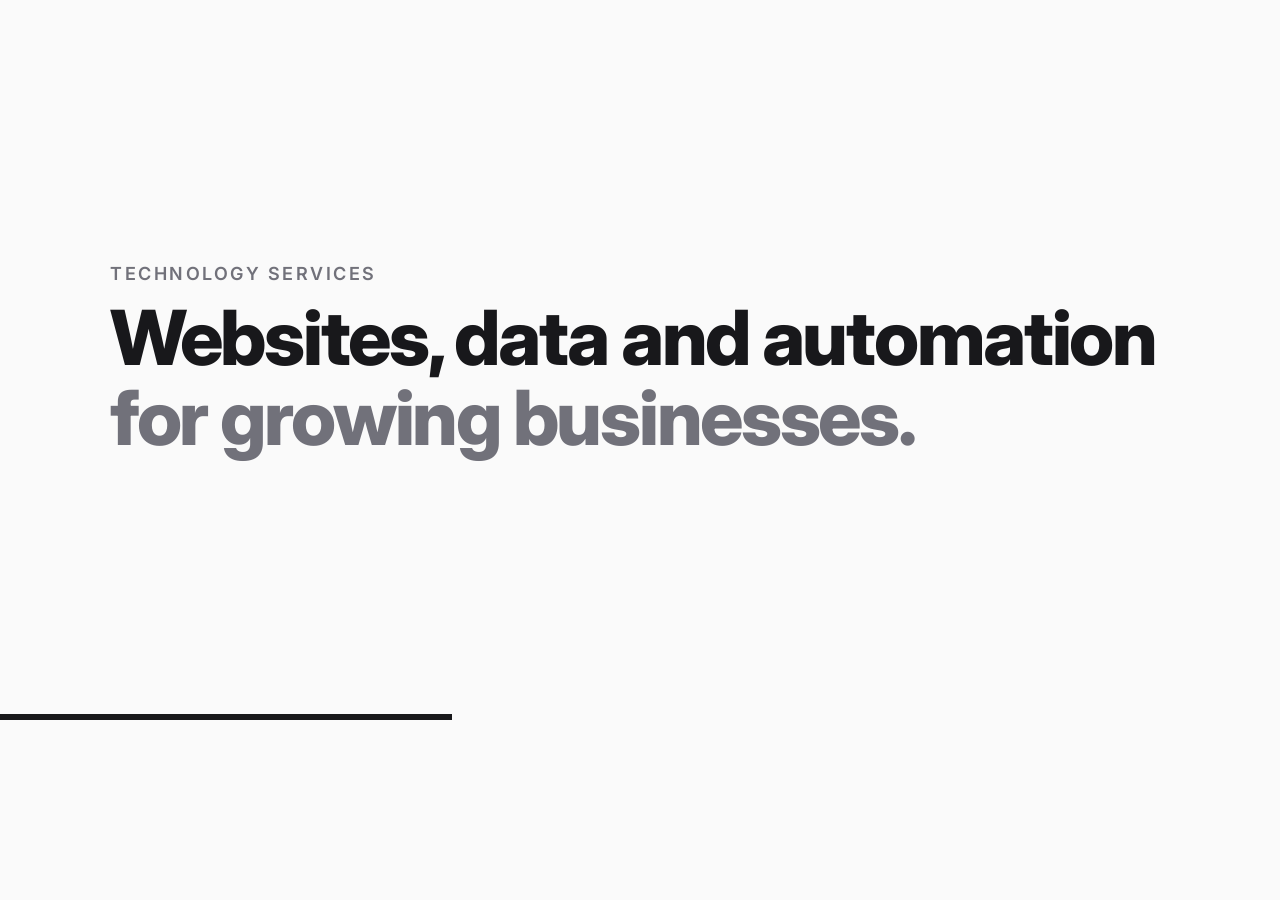
<file: brand/video/promo.html>
<!doctype html>
<html lang="en">
<head>
<meta charset="utf-8">
<title>Promo video source</title>
<link rel="stylesheet" href="https://fonts.googleapis.com/css2?family=Inter:wght@400;500;600;700;800&display=swap">
<style>
  /* PLACEHOLDER DESIGN: neutral greyscale until the brand is decided. render(t) draws the frame at t seconds. */
  :root{--bg:#FAFAFA;--fg:#18181B;--muted:#71717A;--line:#E4E4E7;--dark:#18181B;--font:"Inter",system-ui,sans-serif}
  html,body{margin:0;width:1280px;height:720px;overflow:hidden;background:var(--bg)}
  #stage{position:relative;width:1280px;height:720px;overflow:hidden;color:var(--fg);font-family:var(--font);background:var(--bg)}
  .scene{position:absolute;inset:0;display:flex;flex-direction:column;justify-content:center;padding:0 110px;opacity:0}
  .center{align-items:center;text-align:center}
  .eyebrow{font-size:18px;font-weight:600;letter-spacing:.14em;text-transform:uppercase;color:var(--muted)}
  h2{margin:0;letter-spacing:-.03em;line-height:1.05;font-weight:800}
  .big{font-size:76px}
  .line{display:block}
  .ph{display:flex;align-items:center;justify-content:center;border:3px dashed var(--fg);border-radius:20px;width:150px;height:150px;font-size:18px;font-weight:700;letter-spacing:.12em}
  .name{font-size:96px;font-weight:800;letter-spacing:-.04em;margin-top:28px}
  .sub{font-size:28px;color:var(--muted);margin-top:14px}
  .grid{display:grid;grid-template-columns:1fr 1fr;gap:22px;margin-top:30px}
  .card{border:2px solid var(--line);border-radius:18px;padding:24px 28px;background:#fff}
  .card .k{font-size:15px;font-weight:600;letter-spacing:.1em;text-transform:uppercase;color:var(--muted)}
  .card .v{font-size:36px;font-weight:700;margin-top:6px;letter-spacing:-.02em}
  .row{display:flex;align-items:baseline;gap:28px;margin:12px 0}
  .row .k{font-size:18px;font-weight:600;color:var(--muted);width:150px;letter-spacing:.1em;text-transform:uppercase}
  .row .v{font-size:50px;font-weight:700;letter-spacing:-.02em}
  .row .v small{font-weight:400;font-size:24px;color:var(--muted);display:block;margin-top:2px;letter-spacing:0}
  .dark{background:var(--dark);color:#FAFAFA}
  .dark .sub{color:#A1A1AA}
  .list{margin-top:26px;border-top:2px solid var(--fg)}
  .item{display:grid;grid-template-columns:520px 1fr;align-items:baseline;gap:30px;padding:24px 0;border-bottom:1px solid var(--line)}
  .item .v{font-size:40px;font-weight:700;letter-spacing:-.02em}
  .item .d{font-size:24px;color:var(--muted)}
  .bar{position:absolute;left:0;bottom:0;height:6px;background:var(--fg)}
</style>
</head>
<body>
<div id="stage">
  <section class="scene center" id="s1">
    <div class="ph" id="logo">LOGO</div>
    <div class="name" id="nm">Company Name</div>
    <div class="sub" id="s1sub">Websites · Data · Automation</div>
  </section>

  <section class="scene" id="s2">
    <div class="eyebrow">Technology services</div>
    <h2 class="big" style="margin-top:14px"><span class="line">Websites, data and automation</span><span class="line" style="color:var(--muted)">for growing businesses.</span></h2>
  </section>

  <section class="scene" id="s3">
    <div class="eyebrow">Services</div>
    <div class="list">
      <div class="item"><div class="v">Website design and build</div><div class="d">Company websites and online stores</div></div>
      <div class="item"><div class="v">Data services</div><div class="d">Pipelines, warehouses, dashboards and reporting</div></div>
      <div class="item"><div class="v">Automation and integration</div><div class="d">Connected systems and automated workflows</div></div>
    </div>
  </section>

  <section class="scene center dark" id="s5">
    <h2 class="big">Book a discovery call.</h2>
    <div class="sub">Company Name</div>
  </section>

  <div class="bar" id="bar"></div>
</div>
<script>
const DURATION=17;
const clamp=(x,a=0,b=1)=>Math.min(b,Math.max(a,x));
const ease=x=>{x=clamp(x);return 1-Math.pow(1-x,3)};
const win=(t,a,b,f=.4)=>clamp(Math.min((t-a)/f,(b-t)/f));
const $=id=>document.getElementById(id);
function anim(sel,t,t0,gap,dur,axis,dist){document.querySelectorAll(sel).forEach((el,i)=>{const p=ease((t-t0-i*gap)/dur);el.style.opacity=p;el.style.transform=`translate${axis}(${dist*(1-p)}px)`})}
function render(t){
  $('s1').style.opacity=win(t,0,3.6);
  $('logo').style.opacity=ease((t-.2)/.6);
  $('nm').style.opacity=ease((t-.6)/.6);$('nm').style.transform=`translateY(${16*(1-ease((t-.6)/.6))}px)`;
  $('s1sub').style.opacity=ease((t-1.2)/.6);
  $('s2').style.opacity=win(t,3.6,7.4);anim('#s2 .line',t,3.8,.4,.6,'Y',16);
  $('s3').style.opacity=win(t,7.4,13.4);anim('#s3 .item',t,7.7,.45,.5,'Y',16);
  $('s5').style.opacity=clamp((t-13.4)/.4);anim('#s5 > *',t,13.6,.3,.6,'Y',12);
  $('bar').style.width=(1280*clamp(t/DURATION))+'px';
  $('bar').style.background=t>13.4?'#FAFAFA':'#18181B';
}
window.render=render;window.DURATION=DURATION;
const q=new URLSearchParams(location.search);render(q.has('t')?+q.get('t'):6);
</script>
</body>
</html>
</file>
